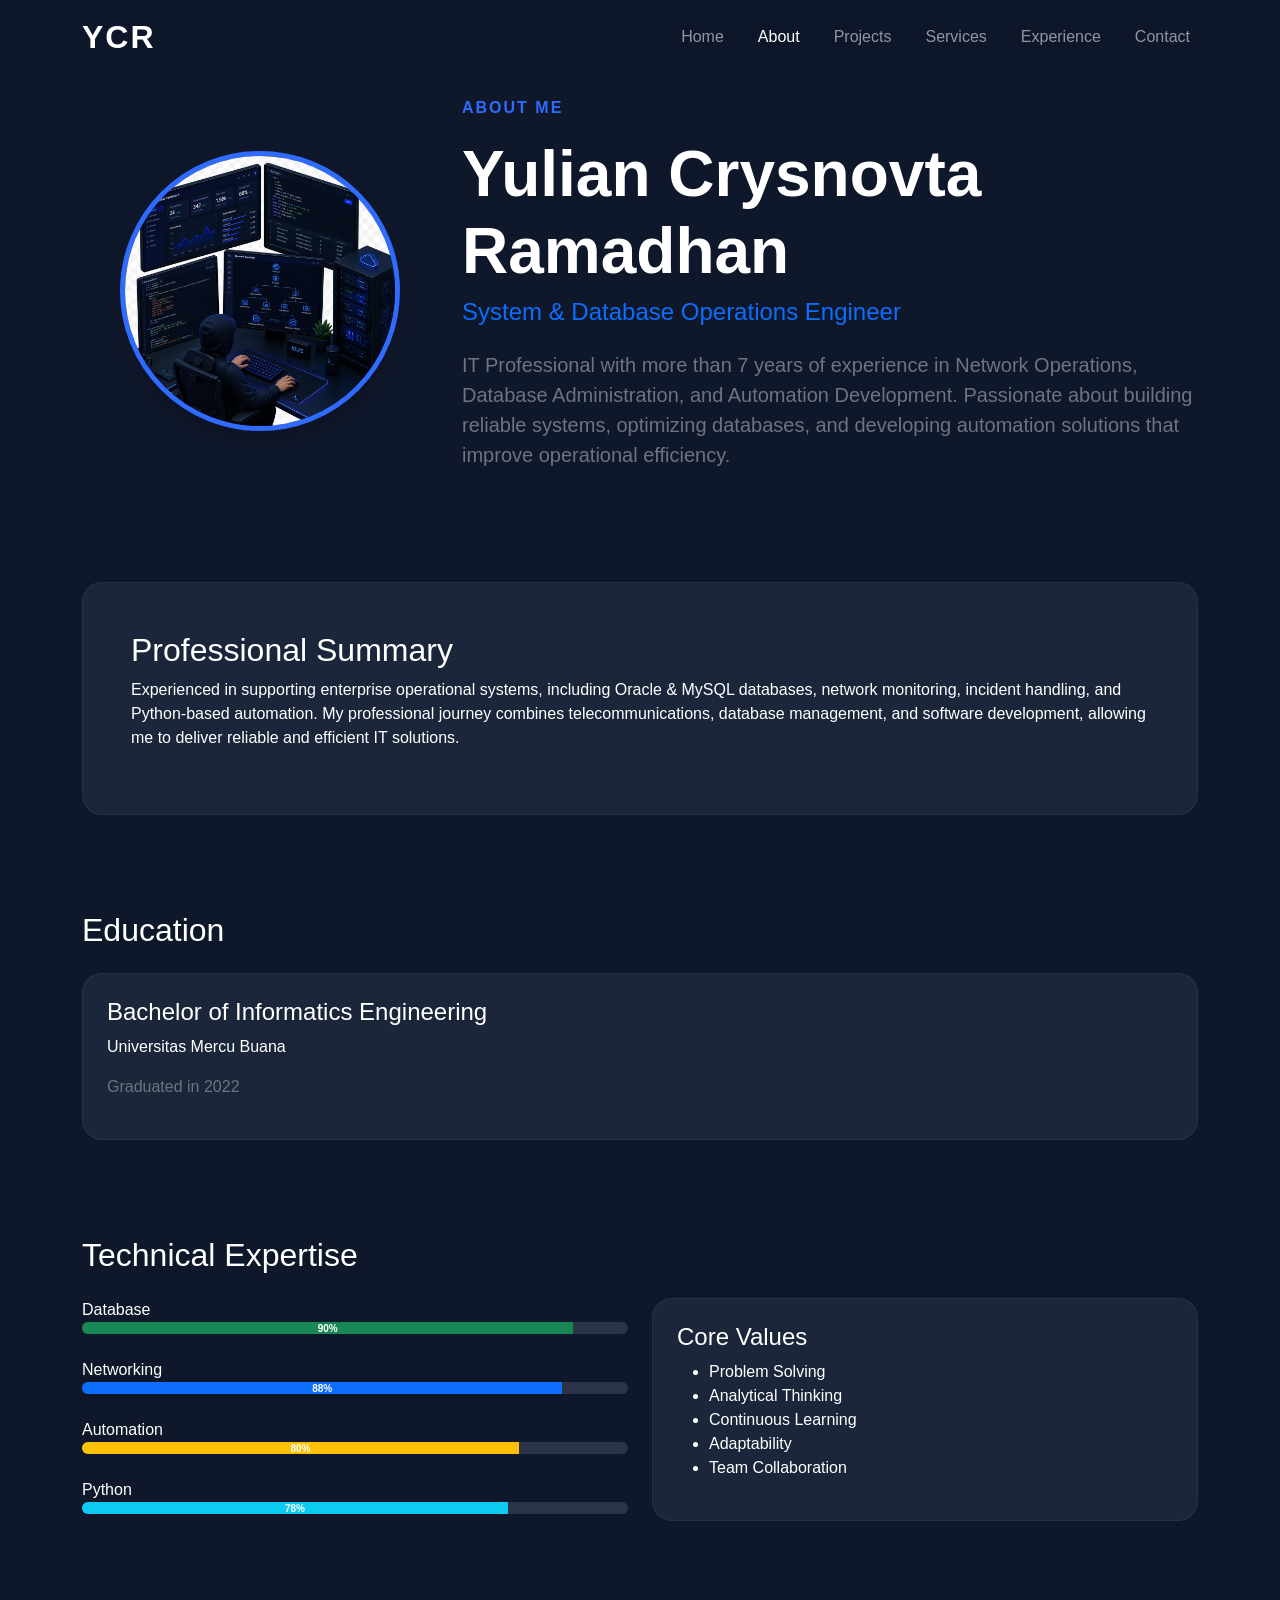
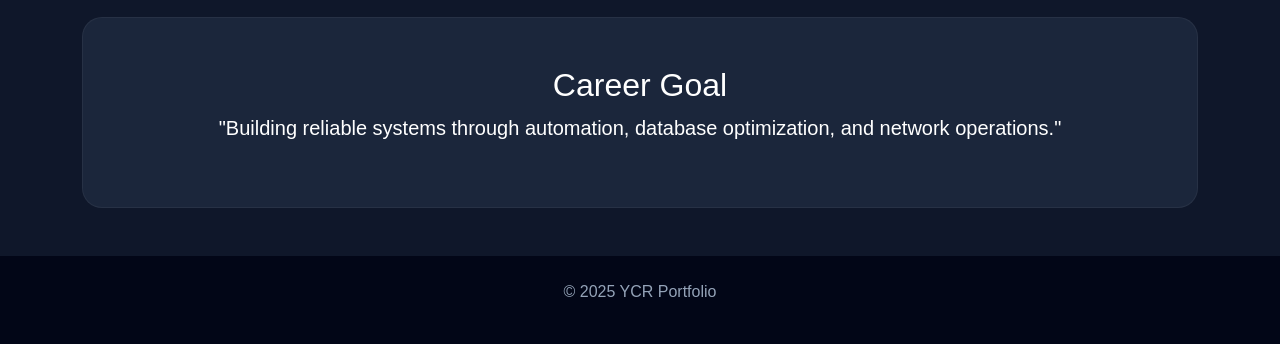
<file: about.html>
<!DOCTYPE html>
<html lang="en">

<head>

<meta charset="UTF-8">
<meta name="viewport" content="width=device-width, initial-scale=1.0">

<title>About | YCR Portfolio</title>

<link href="https://cdn.jsdelivr.net/npm/bootstrap@5.3.3/dist/css/bootstrap.min.css" rel="stylesheet">

<link rel="stylesheet" href="assets/css/style.css">

<link rel="stylesheet"
href="https://cdnjs.cloudflare.com/ajax/libs/font-awesome/6.5.2/css/all.min.css">

</head>

<body>

<!-- Navbar -->

<nav class="navbar navbar-expand-lg navbar-dark fixed-top">

<div class="container">

<a class="navbar-brand fw-bold fs-2" href="index.html">

YCR

</a>

<button class="navbar-toggler"
data-bs-toggle="collapse"
data-bs-target="#navbar">

<span class="navbar-toggler-icon"></span>

</button>

<div class="collapse navbar-collapse"
id="navbar">

<ul class="navbar-nav ms-auto">

<li class="nav-item">
<a class="nav-link" href="index.html">Home</a>
</li>

<li class="nav-item">
<a class="nav-link active" href="#">About</a>
</li>

<li class="nav-item">
<a class="nav-link" href="project.html">Projects</a>
</li>

<li class="nav-item">
<a class="nav-link" href="services.html">Services</a>
</li>

<li class="nav-item">
<a class="nav-link" href="experience.html">Experience</a>
</li>

<li class="nav-item">
<a class="nav-link" href="contact.html">Contact</a>
</li>

</ul>

</div>

</div>

</nav>


<!-- HERO -->

<section class="container py-5 mt-5">

<div class="row align-items-center">

<div class="col-lg-4 text-center">

<img src="assets/img/profile_hero.jpg"
class="img-fluid rounded-circle shadow profile-about">

</div>

<div class="col-lg-8">

<span class="section-tag">

ABOUT ME

</span>

<h1 class="display-3 fw-bold mt-3">

Yulian Crysnovta Ramadhan

</h1>

<h4 class="text-primary mb-4">

System & Database Operations Engineer

</h4>

<p class="lead text-secondary">

IT Professional with more than 7 years of experience
in Network Operations, Database Administration,
and Automation Development.

Passionate about building reliable systems,
optimizing databases, and developing automation
solutions that improve operational efficiency.

</p>

</div>

</div>

</section>


<!-- SUMMARY -->

<section class="container py-5">

<div class="glass-card p-5">

<h2>

Professional Summary

</h2>

<p>

Experienced in supporting enterprise operational systems,
including Oracle & MySQL databases, network monitoring,
incident handling, and Python-based automation.

My professional journey combines telecommunications,
database management, and software development,
allowing me to deliver reliable and efficient IT solutions.

</p>

</div>

</section>


<!-- EDUCATION -->

<section class="container py-5">

<h2 class="mb-4">

Education

</h2>

<div class="glass-card p-4">

<h4>

Bachelor of Informatics Engineering

</h4>

<p>

Universitas Mercu Buana

</p>

<p class="text-secondary">

Graduated in 2022

</p>

</div>

</section>


<!-- TECHNICAL -->

<section class="container py-5">

<h2>

Technical Expertise

</h2>

<div class="row mt-4">

<div class="col-md-6">

<label>Database</label>

<div class="progress mb-4">

<div class="progress-bar bg-success"
style="width:90%">

90%

</div>

</div>

<label>Networking</label>

<div class="progress mb-4">

<div class="progress-bar bg-primary"
style="width:88%">

88%

</div>

</div>

<label>Automation</label>

<div class="progress mb-4">

<div class="progress-bar bg-warning"
style="width:80%">

80%

</div>

</div>

<label>Python</label>

<div class="progress">

<div class="progress-bar bg-info"
style="width:78%">

78%

</div>

</div>

</div>

<div class="col-md-6">

<div class="glass-card p-4">

<h4>

Core Values

</h4>

<ul>

<li>Problem Solving</li>

<li>Analytical Thinking</li>

<li>Continuous Learning</li>

<li>Adaptability</li>

<li>Team Collaboration</li>

</ul>

</div>

</div>

</div>

</section>


<!-- GOAL -->

<section class="container py-5">

<div class="glass-card p-5 text-center">

<h2>

Career Goal

</h2>

<p class="lead">

"Building reliable systems through automation,
database optimization, and network operations."

</p>

</div>

</section>


<footer class="text-center py-4">

<p>

© 2025 YCR Portfolio

</p>

</footer>

<script src="https://cdn.jsdelivr.net/npm/bootstrap@5.3.3/dist/js/bootstrap.bundle.min.js"></script>

</body>

</html>
</file>
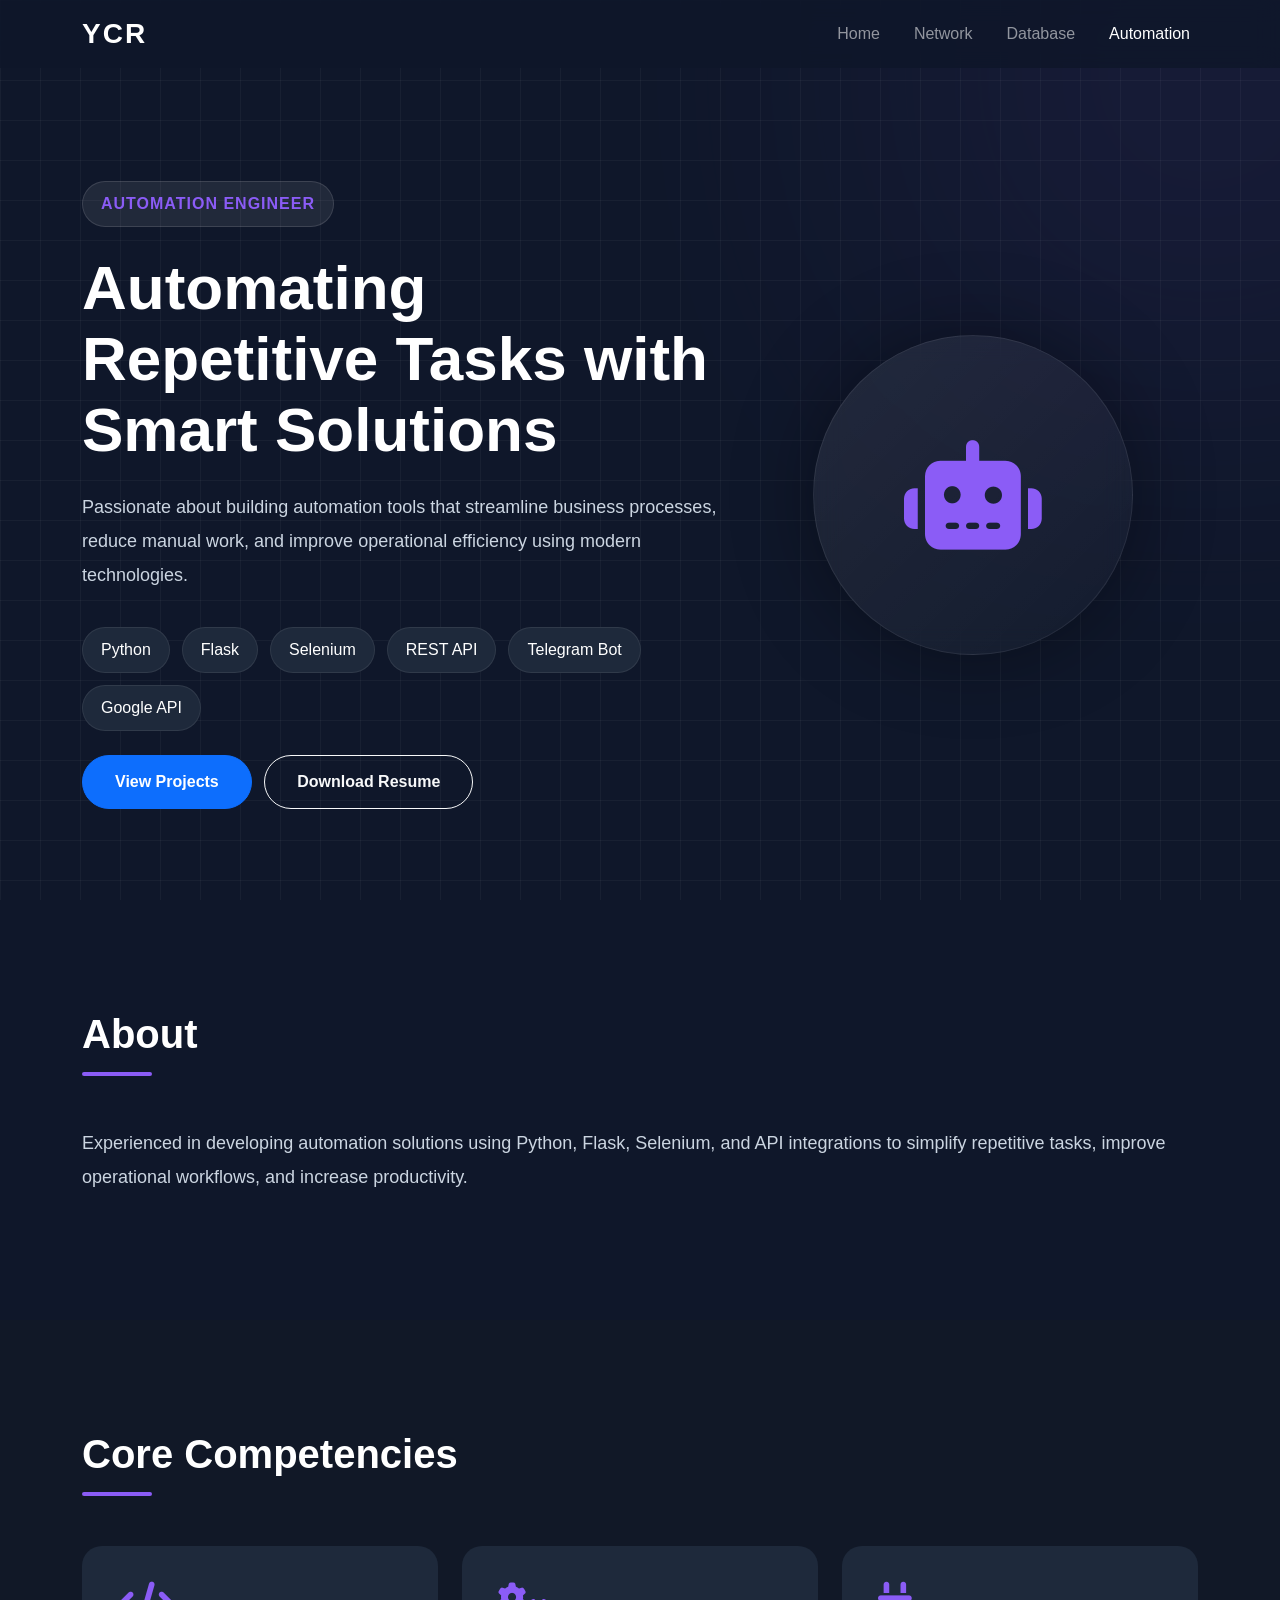
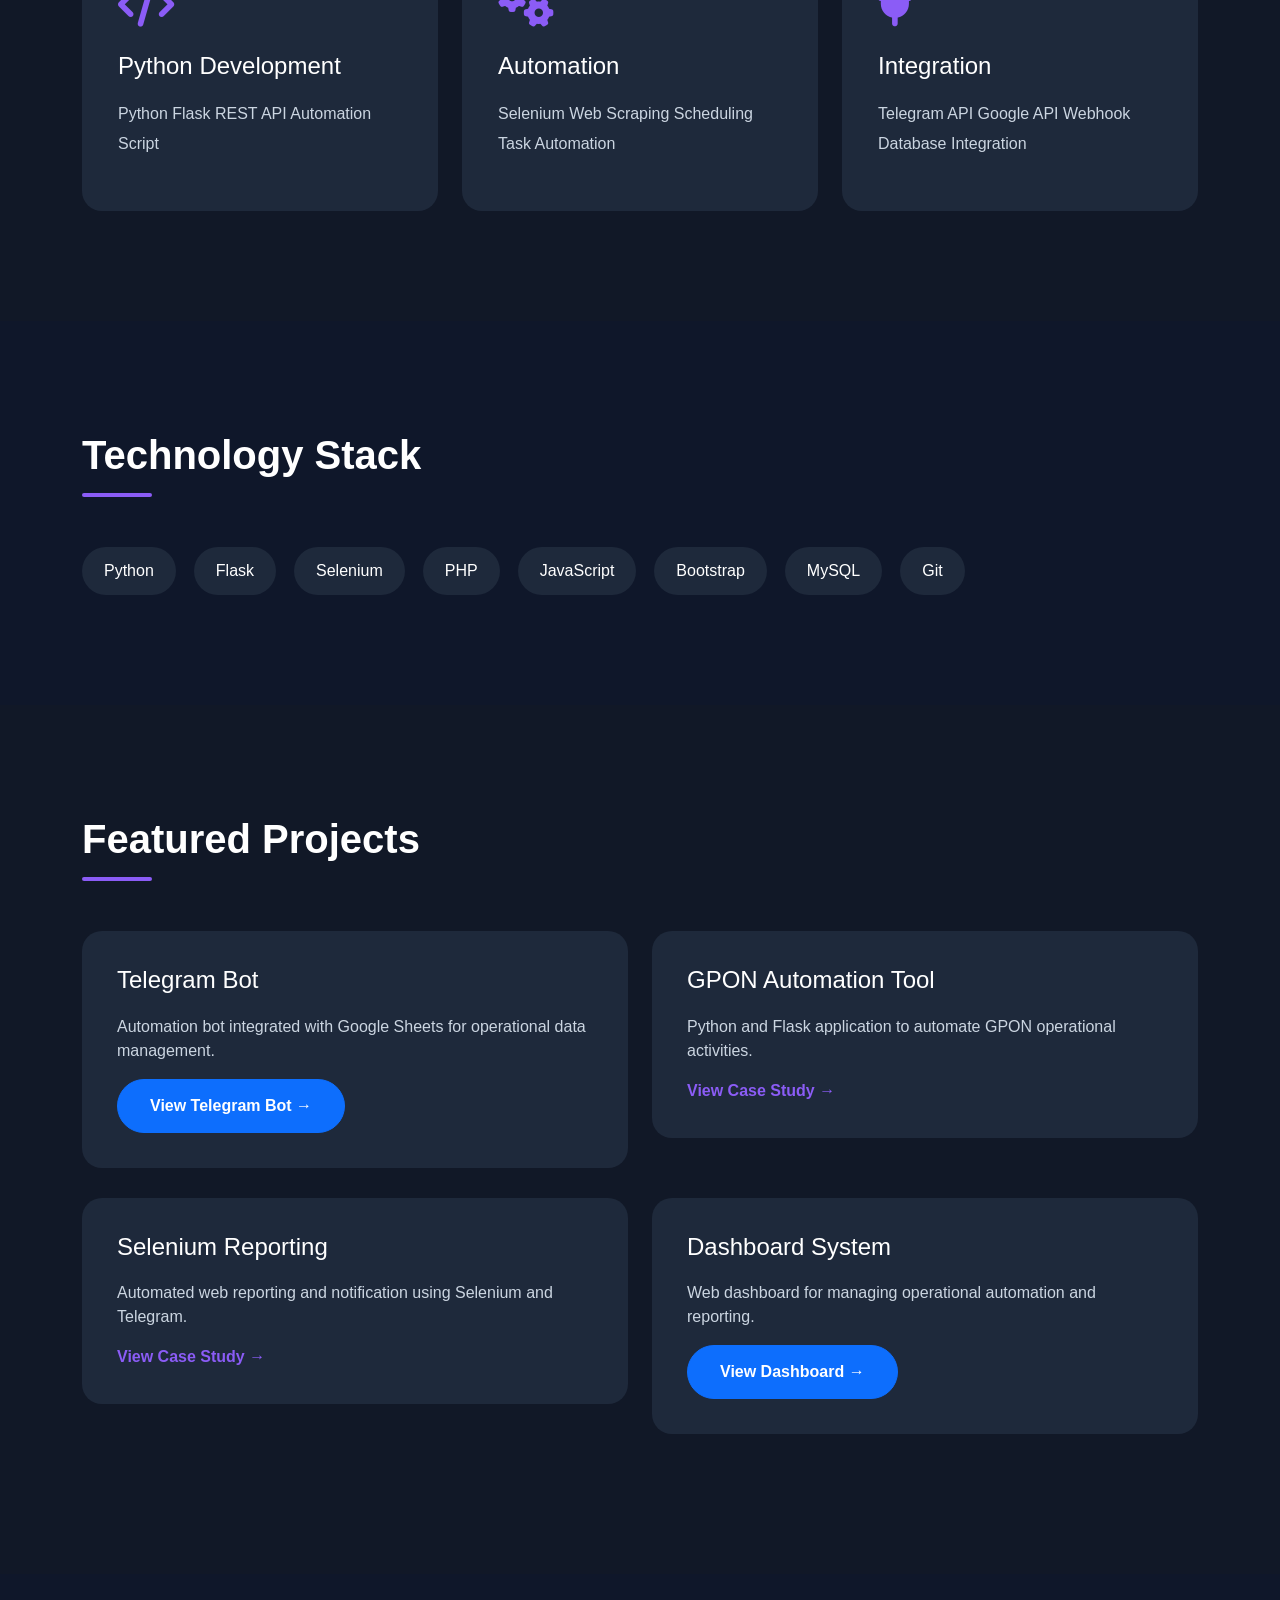
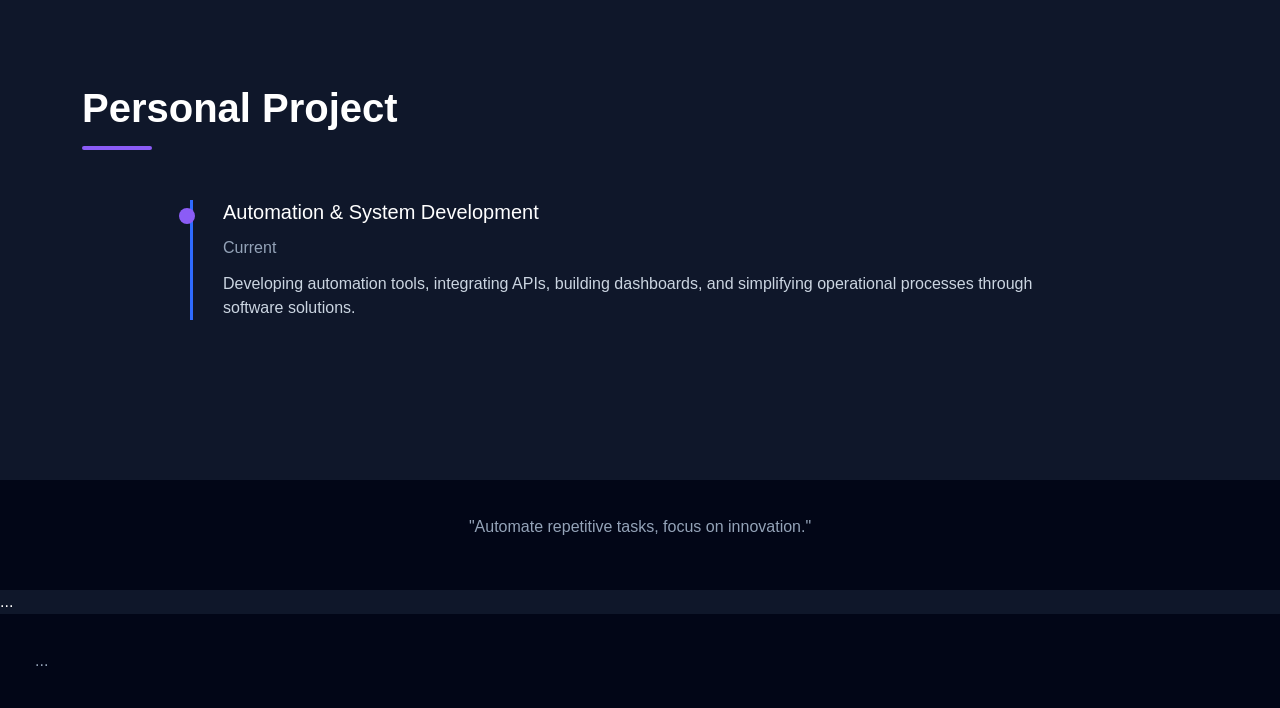
<file: automation.html>
<!DOCTYPE html>
<html lang="en">

<head>

<meta charset="UTF-8">
<meta name="viewport" content="width=device-width, initial-scale=1.0">

<title>Automation Engineer | Yulian Crysnovta Ramadhan</title>

<link href="https://cdn.jsdelivr.net/npm/bootstrap@5.3.3/dist/css/bootstrap.min.css" rel="stylesheet">

<link href="https://cdnjs.cloudflare.com/ajax/libs/font-awesome/6.6.0/css/all.min.css" rel="stylesheet">

<link href="https://unpkg.com/aos@2.3.4/dist/aos.css" rel="stylesheet">

<link rel="stylesheet" href="assets/css/style.css">

</head>

<body class="role-page automation-theme">

<!-- ================= NAVBAR ================= -->

<nav class="navbar navbar-expand-lg navbar-dark fixed-top">

<div class="container">

<a class="navbar-brand fw-bold" href="index.html">YCR</a>

<button class="navbar-toggler"
data-bs-toggle="collapse"
data-bs-target="#navbar">

<span class="navbar-toggler-icon"></span>

</button>

<div class="collapse navbar-collapse" id="navbar">

<ul class="navbar-nav ms-auto">

<li class="nav-item">
<a class="nav-link" href="index.html">Home</a>
</li>

<li class="nav-item">
<a class="nav-link" href="network.html">Network</a>
</li>

<li class="nav-item">
<a class="nav-link" href="database.html">Database</a>
</li>

<li class="nav-item">
<a class="nav-link active" href="#">Automation</a>
</li>

</ul>

</div>

</div>

</nav>

<!-- ================= HERO ================= -->

<section class="role-hero">

<div class="container">

<div class="row align-items-center">

<div class="col-lg-7" data-aos="fade-right">

<span class="role-badge">

AUTOMATION ENGINEER

</span>

<h1>

Automating Repetitive Tasks with Smart Solutions

</h1>

<p>

Passionate about building automation tools that streamline
business processes, reduce manual work, and improve operational
efficiency using modern technologies.

</p>

<div class="hero-tags">

<span>Python</span>

<span>Flask</span>

<span>Selenium</span>

<span>REST API</span>

<span>Telegram Bot</span>

<span>Google API</span>

</div>

<div class="mt-4">

<a href="#projects" class="btn btn-primary">

View Projects

</a>

<a href="#" class="btn btn-outline-light ms-2">

Download Resume

</a>

</div>

</div>

<div class="col-lg-5 text-center" data-aos="zoom-in">

<div class="hero-circle">

<i class="fa-solid fa-robot"></i>

</div>

</div>

</div>

</div>

</section>

<!-- ================= ABOUT ================= -->

<section class="section">

<div class="container">

<div class="section-title">

<h2>About</h2>

</div>

<p class="section-text">

Experienced in developing automation solutions using Python,
Flask, Selenium, and API integrations to simplify repetitive
tasks, improve operational workflows, and increase productivity.

</p>

</div>

</section>

<!-- ================= CORE ================= -->

<section class="section bg-dark-section">

<div class="container">

<div class="section-title">

<h2>Core Competencies</h2>

</div>

<div class="row">

<div class="col-md-4">

<div class="skill-card">

<i class="fas fa-code"></i>

<h4>Python Development</h4>

<p>

Python

Flask

REST API

Automation Script

</p>

</div>

</div>

<div class="col-md-4">

<div class="skill-card">

<i class="fas fa-gears"></i>

<h4>Automation</h4>

<p>

Selenium

Web Scraping

Scheduling

Task Automation

</p>

</div>

</div>

<div class="col-md-4">

<div class="skill-card">

<i class="fas fa-plug"></i>

<h4>Integration</h4>

<p>

Telegram API

Google API

Webhook

Database Integration

</p>

</div>

</div>

</div>

</div>

</section>

<!-- ================= TECH ================= -->

<section class="section">

<div class="container">

<div class="section-title">

<h2>Technology Stack</h2>

</div>

<div class="tech-grid">

<span>Python</span>

<span>Flask</span>

<span>Selenium</span>

<span>PHP</span>

<span>JavaScript</span>

<span>Bootstrap</span>

<span>MySQL</span>

<span>Git</span>

</div>

</div>

</section>

<!-- ================= PROJECT ================= -->

<section id="projects" class="section bg-dark-section">

<div class="container">

<div class="section-title">

<h2>Featured Projects</h2>

</div>

<div class="row">

<div class="col-lg-6">

<div class="project-card">

<h4>Telegram Bot</h4>

<p>

Automation bot integrated with Google Sheets
for operational data management.

</p>

<button
    class="btn btn-primary"
   data-bs-toggle="modal"
   data-bs-target="#telegramBotModal">

    View Telegram Bot →


</button>

</div>

</div>

<div class="col-lg-6">

<div class="project-card">

<h4>GPON Automation Tool</h4>

<p>

Python and Flask application to automate
GPON operational activities.

</p>

<a href="#">

View Case Study →

</a>

</div>

</div>

<div class="col-lg-6">

<div class="project-card">

<h4>Selenium Reporting</h4>

<p>

Automated web reporting and notification
using Selenium and Telegram.

</p>

<a href="#">

View Case Study →

</a>

</div>

</div>

<div class="col-lg-6">

<div class="project-card">

<h4>Dashboard System</h4>

<p>

Web dashboard for managing operational
automation and reporting.

</p>

<button
    class="btn btn-primary"
    data-bs-toggle="modal"
    data-bs-target="#monitoringModal">

    View Dashboard →

</button>

</div>

</div>

</div>

</div>

</section>

<!-- ================= EXPERIENCE ================= -->

<section class="section">

<div class="container">

<div class="section-title">

<h2>Personal Project</h2>

</div>

<div class="timeline">

<div class="timeline-item">

<h5>Automation & System Development</h5>

<span>Current</span>

<p>

Developing automation tools, integrating APIs,
building dashboards, and simplifying operational
processes through software solutions.

</p>

</div>

</div>

</div>

</section>

<!-- ================= FOOTER ================= -->

<footer>

<div class="container text-center">

<p>

"Automate repetitive tasks, focus on innovation."

</p>

</div>

</footer>

<script src="https://cdn.jsdelivr.net/npm/bootstrap@5.3.3/dist/js/bootstrap.bundle.min.js"></script>

<script src="https://unpkg.com/aos@2.3.4/dist/aos.js"></script>



...
<!-- Footer -->

<footer>
...
</footer>

<!-- Telegram Bot Modal -->
<div class="modal fade"
     id="telegramBotModal"
     tabindex="-1"
     aria-hidden="true">

    <div class="modal-dialog modal-xl modal-dialog-centered">

        <div class="modal-content bg-dark text-light">

            <div class="modal-header border-secondary">

                <h4 class="modal-title">
                    Telegram Bot Automation
                </h4>

                <button
                    type="button"
                    class="btn-close btn-close-white"
                    data-bs-dismiss="modal">
                </button>

            </div>

            <div class="modal-body">

                <div id="telegramCarousel" class="carousel slide mb-4">

    <div class="carousel-inner rounded">

        <div class="carousel-item active">
            <img src="assets/img/bottelegram.png"
                 class="d-block w-100"
                 alt="Telegram Bot Dashboard">
        </div>

        <div class="carousel-item">
            <img src="assets/img/menubot.png"
                 class="d-block w-100"
                 alt="Telegram Bot Report">
        </div>

    </div>

    <button class="carousel-control-prev"
            type="button"
            data-bs-target="#telegramCarousel"
            data-bs-slide="prev">

        <span class="carousel-control-prev-icon"></span>

    </button>

    <button class="carousel-control-next"
            type="button"
            data-bs-target="#telegramCarousel"
            data-bs-slide="next">

        <span class="carousel-control-next-icon"></span>

    </button>

</div>

                <h5>Project Overview</h5>

                <p>
                    Developed a Telegram Bot integrated with Google Sheets to streamline operational data management. The bot enables users to search customer information, perform CRUD operations, validate records, and provide real-time reporting for daily operational activities
                </p>

                <hr>

                <h5>Technology Stack</h5>

                <span class="badge bg-success">Python</span>
                <span class="badge bg-success">Telethon</span>
                <span class="badge bg-success">Telegram Bot API</span>
                <span class="badge bg-success">Google Sheets API</span>
                <span class="badge bg-success">JSON</span>
                <span class="badge bg-success">OAuth2</span>

                <hr>

                <h5>Key Features</h5>

                <ul>
                    <li>✓ Customer Data Lookup</li>
                    <li>✓ CRUD Customer Records</li>
                    <li>✓ Google Sheets Integration</li>
                    <li>✓ Real-time Data Validation</li>
                    <li>✓ Telegram Command Automation</li>
                    <li>✓ Operational Reporting</li>
                    
                </ul>

                <hr>

                <h5>My Contribution</h5>

                <ul>
                    <li>Designed Telegram Bot architecture</li>
                    <li>Integrated Google Sheets API</li>
                    <li>Developed CRUD commands</li>
                    <li>Automated operational reporting</li>
                    <li>Optimized bot response workflow</li>
                    
                </ul>

            </div>

        </div>

    </div>

</div>

<!-- Modal Monitoring Dashboard -->
<div class="modal fade"
     id="monitoringModal"
     tabindex="-1"
     aria-hidden="true">

    <div class="modal-dialog modal-xl modal-dialog-centered">

        <div class="modal-content bg-dark text-light">

            <div class="modal-header border-secondary">

                <h4 class="modal-title">
                    Monitoring Dashboard
                </h4>

                <button type="button"
                        class="btn-close btn-close-white"
                        data-bs-dismiss="modal">
                </button>

            </div>

            <div class="modal-body">

                <img src="assets/img/vosdat.jpg"
                     class="img-fluid rounded mb-4"
                     alt="Monitoring Dashboard">

                <h5>Project Overview</h5>

                <p>
                    Monitoring dashboard developed to simplify operational
                    activities, monitor totat new SIP number voice, automate repetitive
                    tasks, and provide real-time information.
                </p>

                <hr>

                <h5>Technology Stack</h5>

                <span class="badge bg-success">PHP</span>
                <span class="badge bg-success">Bootstrap</span>
                <span class="badge bg-success">MySQL</span>
                <span class="badge bg-success">JavaScript</span>

            </div>

        </div>

    </div>

</div>

<!-- Bootstrap -->
<script src="https://cdn.jsdelivr.net/npm/bootstrap@5.3.3/dist/js/bootstrap.bundle.min.js"></script>

<!-- AOS -->
<script src="https://unpkg.com/aos@2.3.4/dist/aos.js"></script>

<script src="assets/js/main.js"></script>

</body>
</html>

</body>

</html>
</file>
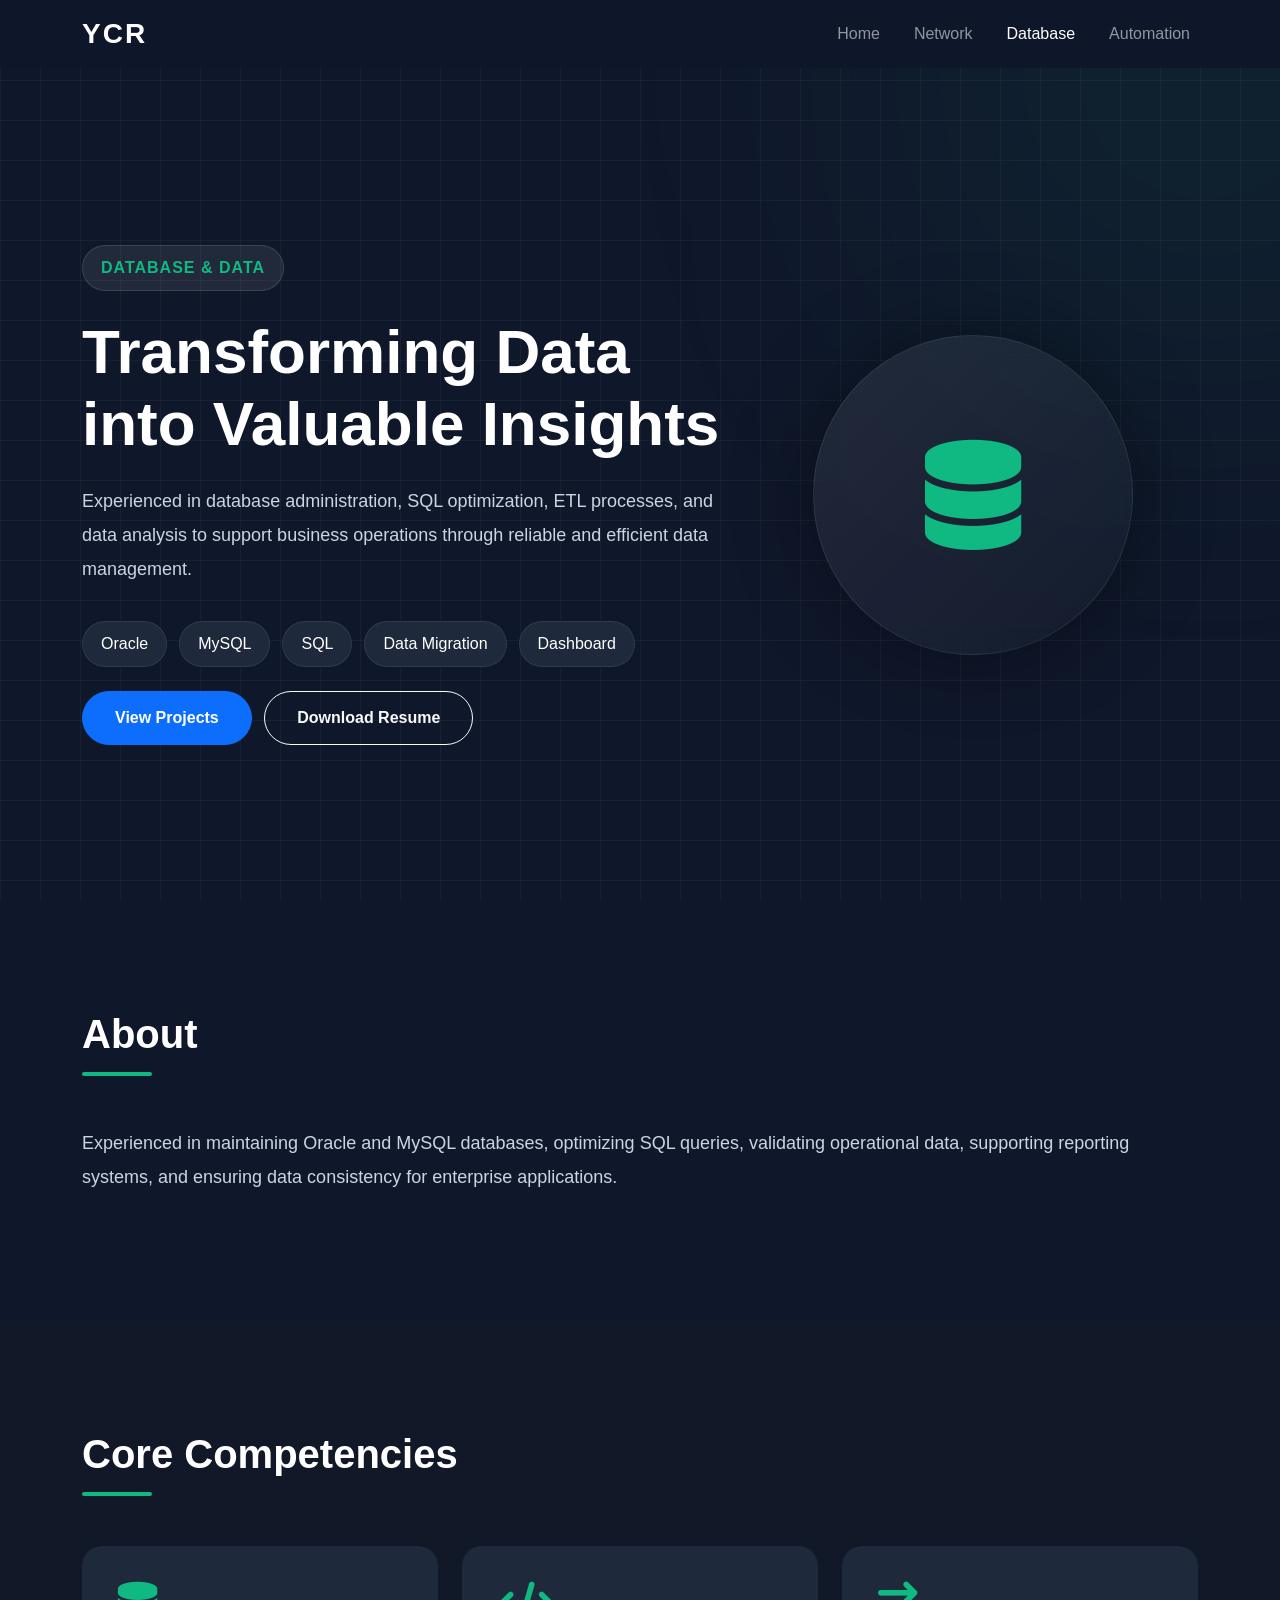
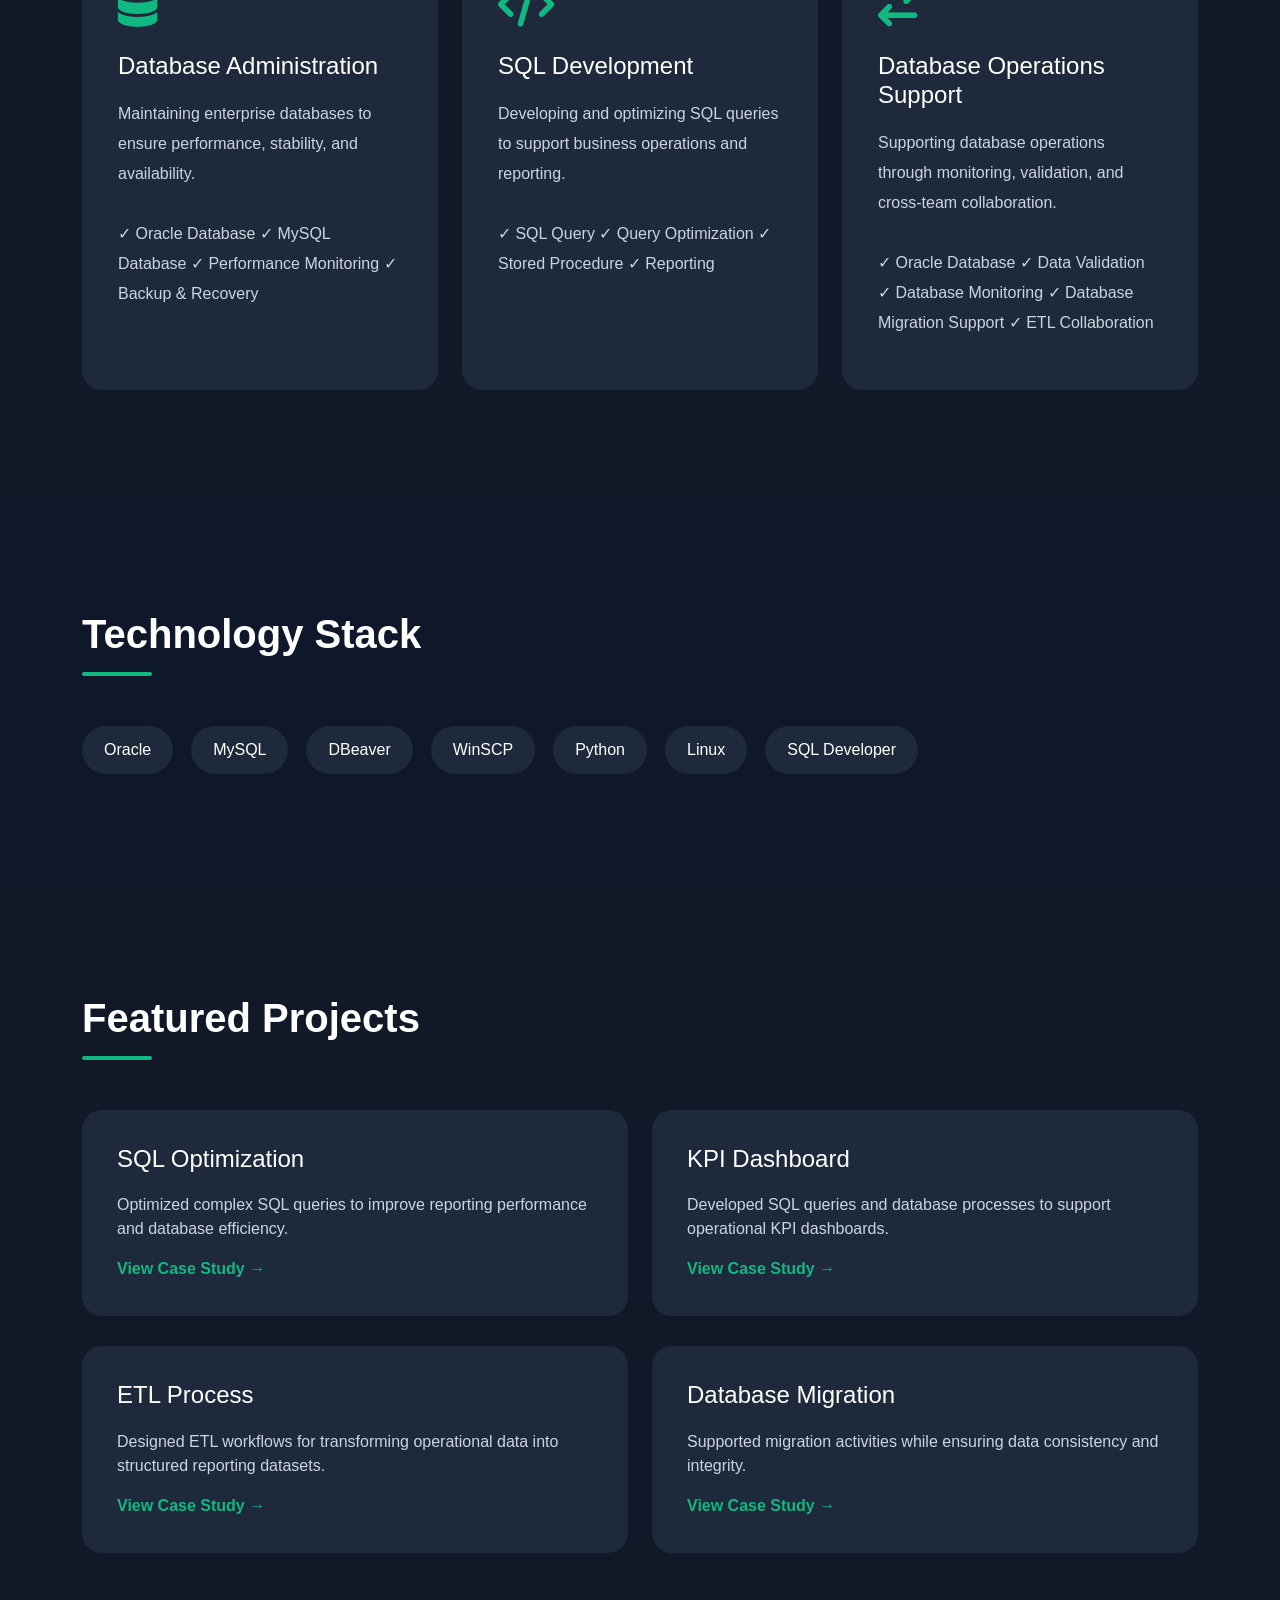
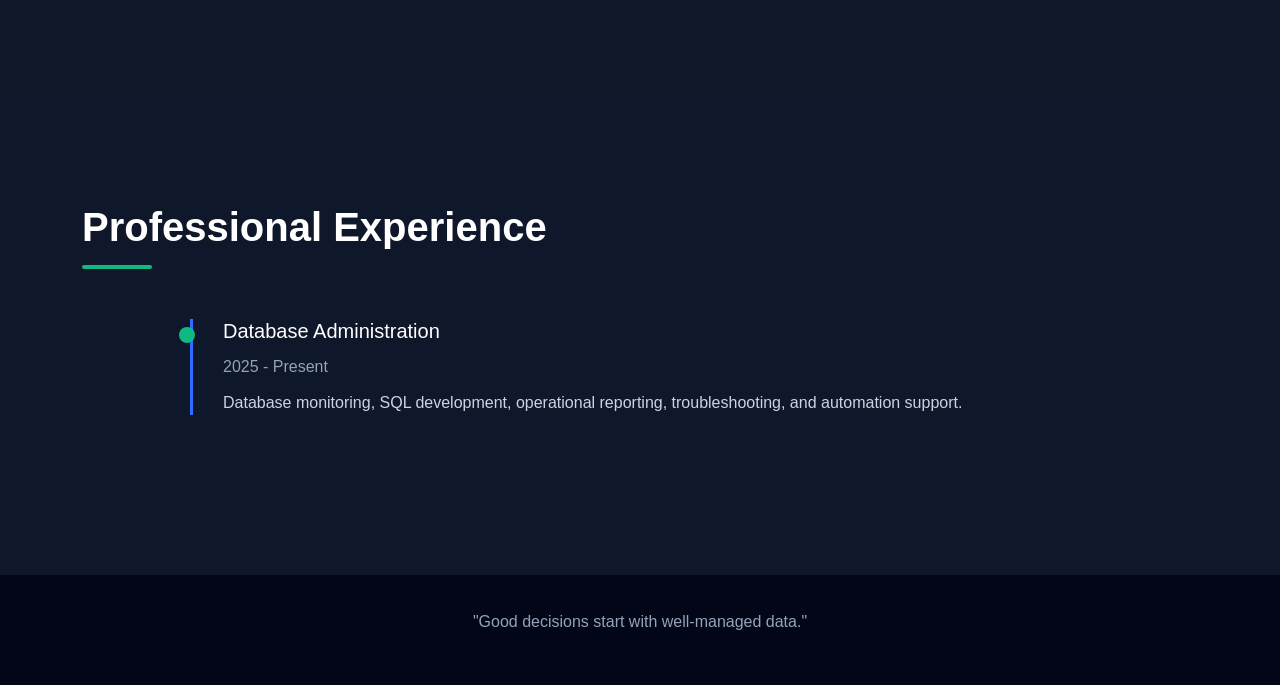
<file: database.html>
<!DOCTYPE html>
<html lang="en">

<head>

    <meta charset="UTF-8">
    <meta name="viewport" content="width=device-width, initial-scale=1.0">

    <title>Database & Data | Yulian Crysnovta Ramadhan</title>

    <!-- Bootstrap -->
    <link href="https://cdn.jsdelivr.net/npm/bootstrap@5.3.3/dist/css/bootstrap.min.css" rel="stylesheet">

    <!-- Font Awesome -->
    <link href="https://cdnjs.cloudflare.com/ajax/libs/font-awesome/6.6.0/css/all.min.css" rel="stylesheet">

    <!-- AOS -->
    <link href="https://unpkg.com/aos@2.3.4/dist/aos.css" rel="stylesheet">

    <!-- CSS -->
    <link rel="stylesheet" href="assets/css/style.css">

</head>

<body class="role-page database-theme">

<!-- ================= NAVBAR ================= -->

<nav class="navbar navbar-expand-lg navbar-dark fixed-top">

<div class="container">

<a class="navbar-brand fw-bold" href="index.html">YCR</a>

<button class="navbar-toggler"
data-bs-toggle="collapse"
data-bs-target="#navbar">

<span class="navbar-toggler-icon"></span>

</button>

<div class="collapse navbar-collapse" id="navbar">

<ul class="navbar-nav ms-auto">

<li class="nav-item">
<a class="nav-link" href="index.html">Home</a>
</li>

<li class="nav-item">
<a class="nav-link" href="network.html">Network</a>
</li>

<li class="nav-item">
<a class="nav-link active" href="#">Database</a>
</li>

<li class="nav-item">
<a class="nav-link" href="automation.html">Automation</a>
</li>

</ul>

</div>

</div>

</nav>

<!-- ================= HERO ================= -->

<section class="role-hero">

<div class="container">

<div class="row align-items-center">

<div class="col-lg-7" data-aos="fade-right">

<span class="role-badge">

DATABASE & DATA

</span>

<h1>

Transforming Data into Valuable Insights

</h1>

<p>

Experienced in database administration, SQL optimization,
ETL processes, and data analysis to support business operations
through reliable and efficient data management.

</p>

<div class="hero-tags">

<span>Oracle</span>

<span>MySQL</span>

<span>SQL</span>

<span>Data Migration</span>

<span>Dashboard</span>

</div>

<div class="mt-4">

<a href="#projects" class="btn btn-primary">

View Projects

</a>

<a href="#" class="btn btn-outline-light ms-2">

Download Resume

</a>

</div>

</div>

<div class="col-lg-5 text-center" data-aos="zoom-in">

<div class="hero-circle">

<i class="fa-solid fa-database"></i>

</div>

</div>

</div>

</div>

</section>

<!-- ABOUT -->

<section class="section">

<div class="container">

<div class="section-title">

<h2>About</h2>

</div>

<p class="section-text">

Experienced in maintaining Oracle and MySQL databases,
optimizing SQL queries, validating operational data,
supporting reporting systems, and ensuring data consistency
for enterprise applications.

</p>

</div>

</section>

<!-- CORE -->

<section class="section bg-dark-section">

<div class="container">

<div class="section-title">

<h2>Core Competencies</h2>

</div>

<div class="row">

<div class="col-md-4">

<div class="skill-card">

<i class="fas fa-database"></i>

<h4>Database Administration</h4>

<p>

Maintaining enterprise databases
to ensure performance, stability,
and availability.
<br><br>
✓ Oracle Database

✓ MySQL Database

✓ Performance Monitoring

✓ Backup & Recovery

</p>

</div>

</div>

<div class="col-md-4">

<div class="skill-card">

<i class="fas fa-code"></i>

<h4>SQL Development</h4>

<p>

Developing and optimizing SQL
queries to support business
operations and reporting.
<br><br>
✓ SQL Query

✓ Query Optimization

✓ Stored Procedure

✓ Reporting

</p>

</div>

</div>

<div class="col-md-4">

<div class="skill-card">

<i class="fas fa-arrow-right-arrow-left"></i>

<h4>Database Operations Support </h4>

<p>

Supporting database operations
through monitoring, validation,
and cross-team collaboration.
<br><br>
✓ Oracle Database

✓ Data Validation

✓ Database Monitoring

✓ Database Migration Support

✓ ETL Collaboration

</p>

</div>

</div>

</div>

</div>

</section>

<!-- TECH -->

<section class="section">

<div class="container">

<div class="section-title">

<h2>Technology Stack</h2>

</div>

<div class="tech-grid">

<span>Oracle</span>

<span>MySQL</span>

<span>DBeaver</span>

<span>WinSCP</span>

<span>Python</span>

<span>Linux</span>

<span>SQL Developer</span>

</div>

</div>

</section>

<!-- PROJECT -->

<section id="projects" class="section bg-dark-section">

<div class="container">

<div class="section-title">

<h2>Featured Projects</h2>

</div>

<div class="row">

<div class="col-lg-6">

<div class="project-card">

<h4>SQL Optimization</h4>

<p>

Optimized complex SQL queries to improve reporting
performance and database efficiency.

</p>

<a href="#">

View Case Study →

</a>

</div>

</div>

<div class="col-lg-6">

<div class="project-card">

<h4>KPI Dashboard</h4>

<p>

Developed SQL queries and database processes
to support operational KPI dashboards.

</p>

<a href="#">

View Case Study →

</a>

</div>

</div>

<div class="col-lg-6">

<div class="project-card">

<h4>ETL Process</h4>

<p>

Designed ETL workflows for transforming operational
data into structured reporting datasets.

</p>

<a href="#">

View Case Study →

</a>

</div>

</div>

<div class="col-lg-6">

<div class="project-card">

<h4>Database Migration</h4>

<p>

Supported migration activities while ensuring
data consistency and integrity.

</p>

<a href="#">

View Case Study →

</a>

</div>

</div>

</div>

</div>

</section>

<!-- EXPERIENCE -->

<section class="section">

<div class="container">

<div class="section-title">

<h2>Professional Experience</h2>

</div>

<div class="timeline">

<div class="timeline-item">

<h5>Database Administration</h5>

<span>2025 - Present</span>

<p>

Database monitoring, SQL development,
operational reporting, troubleshooting,
and automation support.

</p>

</div>

</div>

</div>

</section>

<!-- FOOTER -->

<footer>

<div class="container text-center">

<p>

"Good decisions start with well-managed data."

</p>

</div>

</footer>

<script src="https://cdn.jsdelivr.net/npm/bootstrap@5.3.3/dist/js/bootstrap.bundle.min.js"></script>

<script src="https://unpkg.com/aos@2.3.4/dist/aos.js"></script>

<script src="assets/js/main.js"></script>

</body>

</html>
</file>
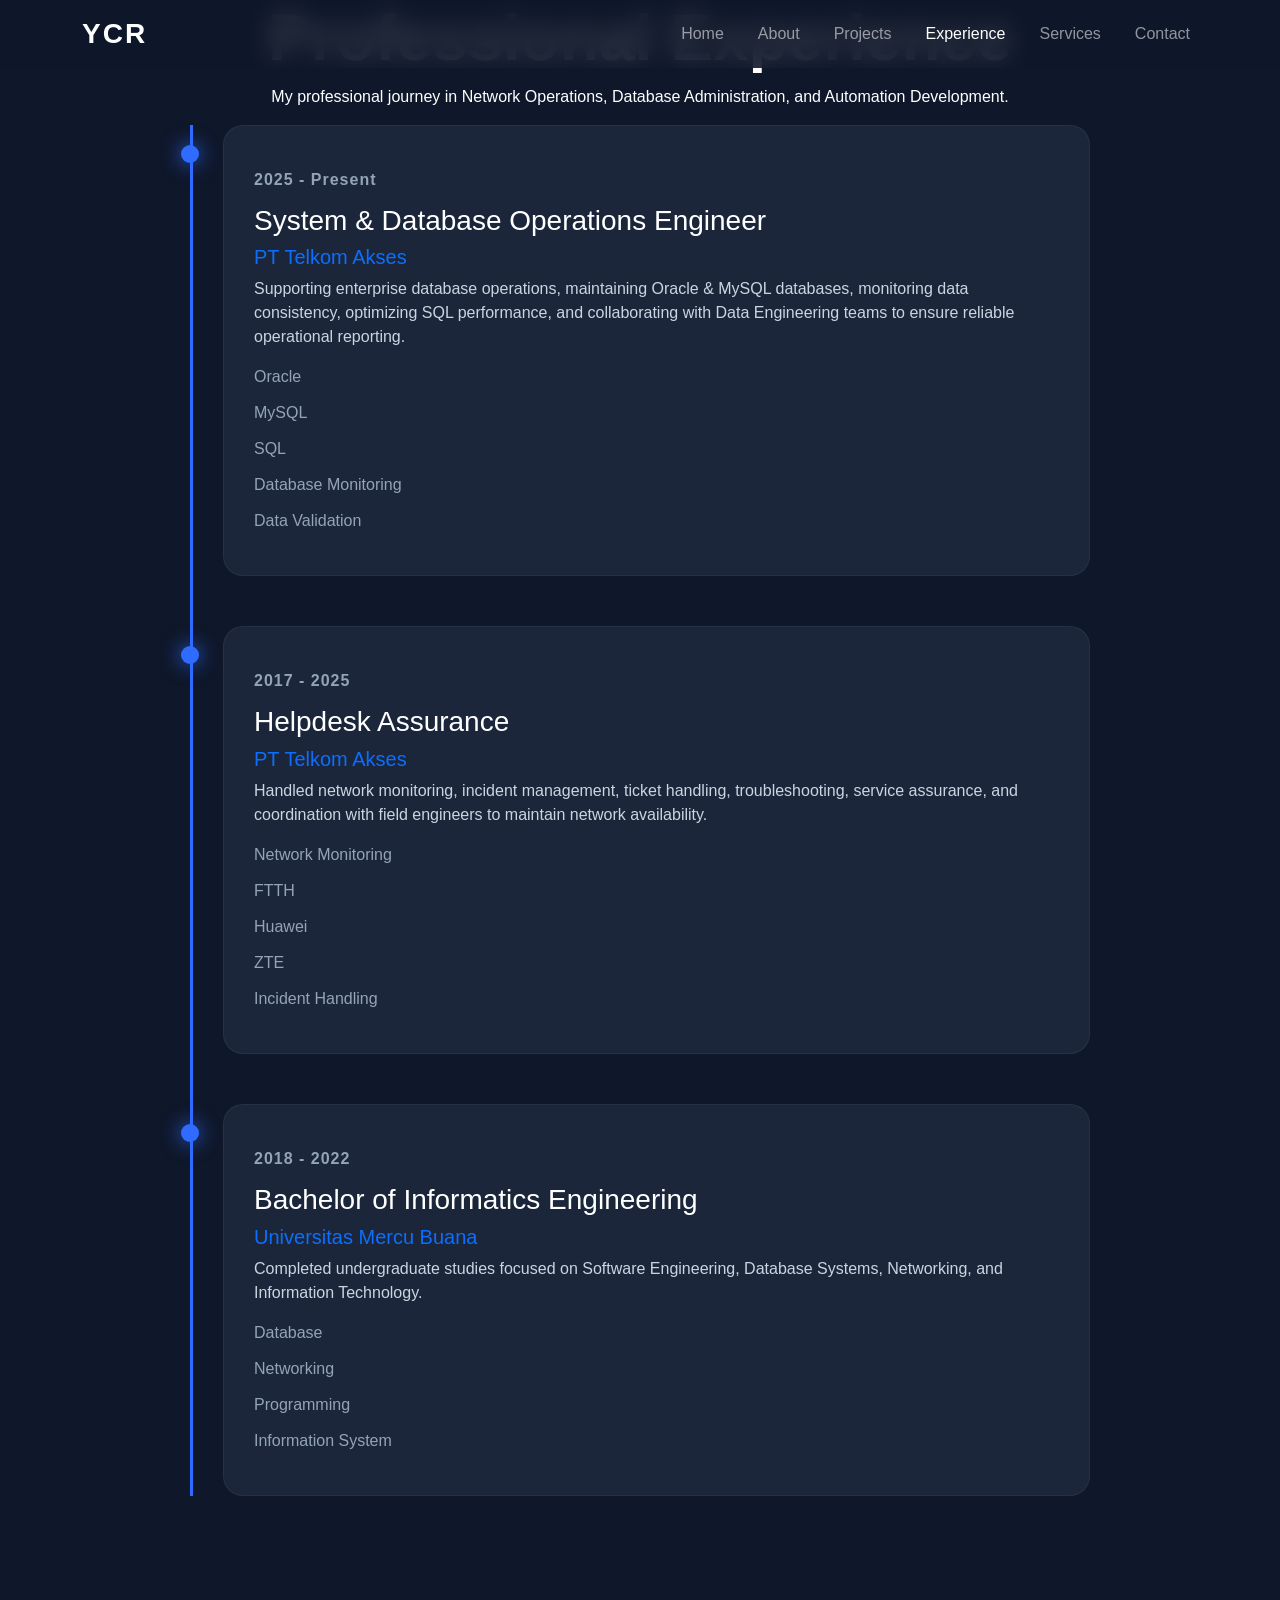
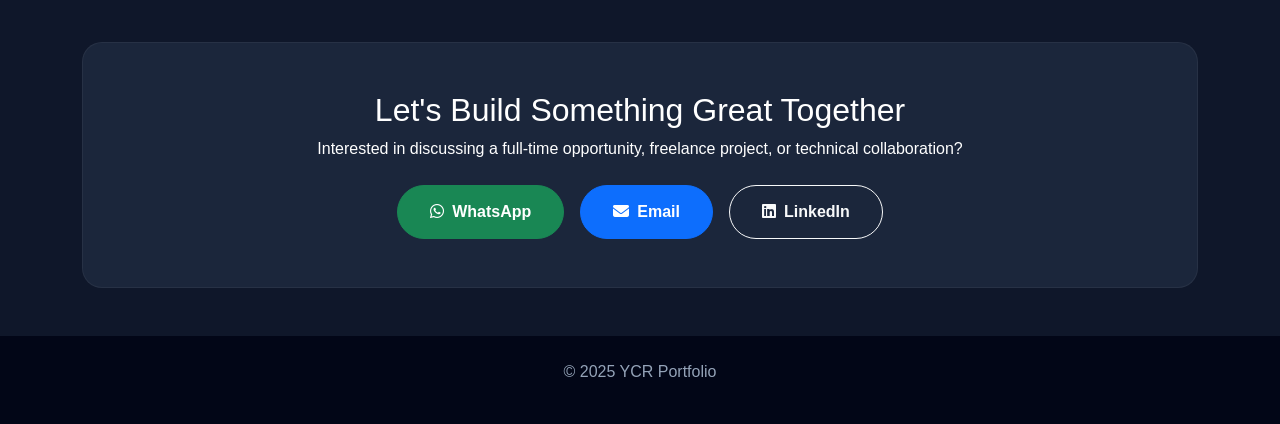
<file: experience.html>
<!DOCTYPE html>
<html lang="en">

<head>

<meta charset="UTF-8">
<meta name="viewport" content="width=device-width, initial-scale=1.0">

<title>Experience | YCR Portfolio</title>

<link href="https://cdn.jsdelivr.net/npm/bootstrap@5.3.3/dist/css/bootstrap.min.css" rel="stylesheet">

<link rel="stylesheet" href="assets/css/style.css">

<link rel="stylesheet"
href="https://cdnjs.cloudflare.com/ajax/libs/font-awesome/6.5.2/css/all.min.css">

</head>

<body>

<!-- ================= NAVBAR ================= -->

<nav class="navbar navbar-expand-lg navbar-dark fixed-top">

<div class="container">

<a class="navbar-brand fw-bold fs-3" href="index.html">

YCR

</a>

<button class="navbar-toggler"
data-bs-toggle="collapse"
data-bs-target="#navbar">

<span class="navbar-toggler-icon"></span>

</button>

<div class="collapse navbar-collapse" id="navbar">

<ul class="navbar-nav ms-auto">

<li class="nav-item">
<a class="nav-link" href="index.html">Home</a>
</li>

<li class="nav-item">
<a class="nav-link" href="about.html">About</a>
</li>

<li class="nav-item">
<a class="nav-link" href="projects.html">Projects</a>
</li>

<li class="nav-item">
<a class="nav-link active" href="experience.html">Experience</a>
</li>

<li class="nav-item">
<a class="nav-link" href="services.html">Services</a>
</li>

<li class="nav-item">
<a class="nav-link" href="contact.html">Contact</a>
</li>

</ul>

</div>

</div>

</nav>

<!-- ================= HERO ================= -->

<section class="container hero-small">

<div class="text-center">

<h1 class="display-3 fw-bold">

Professional Experience

</h1>

<p class="hero-subtitle">

My professional journey in Network Operations,
Database Administration,
and Automation Development.

</p>

</div>

</section>

<!-- ================= TIMELINE ================= -->

<section class="container pb-5">

<div class="timeline">

<!-- ITEM 1 -->

<div class="timeline-item">

<div class="timeline-dot"></div>

<div class="glass-card timeline-card">

<span class="timeline-year">

2025 - Present

</span>

<h3>

System & Database Operations Engineer

</h3>

<h5 class="text-primary">

PT Telkom Akses

</h5>

<p>

Supporting enterprise database operations,
maintaining Oracle & MySQL databases,
monitoring data consistency,
optimizing SQL performance,
and collaborating with Data Engineering teams
to ensure reliable operational reporting.

</p>

<div class="tech-stack">

<span>Oracle</span>

<span>MySQL</span>

<span>SQL</span>

<span>Database Monitoring</span>

<span>Data Validation</span>

</div>

</div>

</div>

<!-- ITEM 2 -->

<div class="timeline-item">

<div class="timeline-dot"></div>

<div class="glass-card timeline-card">

<span class="timeline-year">

2017 - 2025

</span>

<h3>

Helpdesk Assurance

</h3>

<h5 class="text-primary">

PT Telkom Akses

</h5>

<p>

Handled network monitoring,
incident management,
ticket handling,
troubleshooting,
service assurance,
and coordination with field engineers
to maintain network availability.

</p>

<div class="tech-stack">

<span>Network Monitoring</span>

<span>FTTH</span>

<span>Huawei</span>

<span>ZTE</span>

<span>Incident Handling</span>

</div>

</div>

</div>

<!-- ITEM 3 -->

<div class="timeline-item">

<div class="timeline-dot"></div>

<div class="glass-card timeline-card">

<span class="timeline-year">

2018 - 2022

</span>

<h3>

Bachelor of Informatics Engineering

</h3>

<h5 class="text-primary">

Universitas Mercu Buana

</h5>

<p>

Completed undergraduate studies
focused on Software Engineering,
Database Systems,
Networking,
and Information Technology.

</p>

<div class="tech-stack">

<span>Database</span>

<span>Networking</span>

<span>Programming</span>

<span>Information System</span>

</div>

</div>

</div>

</div>

</section>

<!-- CTA -->

<section class="container py-5">

<div class="glass-card text-center p-5">

<h2>Let's Build Something Great Together</h2>

<p class="mb-4">
Interested in discussing a full-time opportunity, freelance project,
or technical collaboration?
</p>

<div class="d-flex justify-content-center gap-3 flex-wrap">

<a href="https://wa.me/6281228033721" target="_blank" class="btn btn-success">
<i class="fa-brands fa-whatsapp me-2"></i>WhatsApp
</a>

<a href="mailto:yuliancr77@hotmail.com" class="btn btn-primary">
<i class="fa-solid fa-envelope me-2"></i>Email
</a>

<a href="https://www.linkedin.com/in/yuliancrynovtaramadhan/" target="_blank" class="btn btn-outline-light">
<i class="fa-brands fa-linkedin me-2"></i>LinkedIn
</a>

</div>

</div>

</section>

<footer class="text-center py-4">

<p>

© 2025 YCR Portfolio

</p>

</footer>

<script src="https://cdn.jsdelivr.net/npm/bootstrap@5.3.3/dist/js/bootstrap.bundle.min.js"></script>

</body>

</html>
</file>
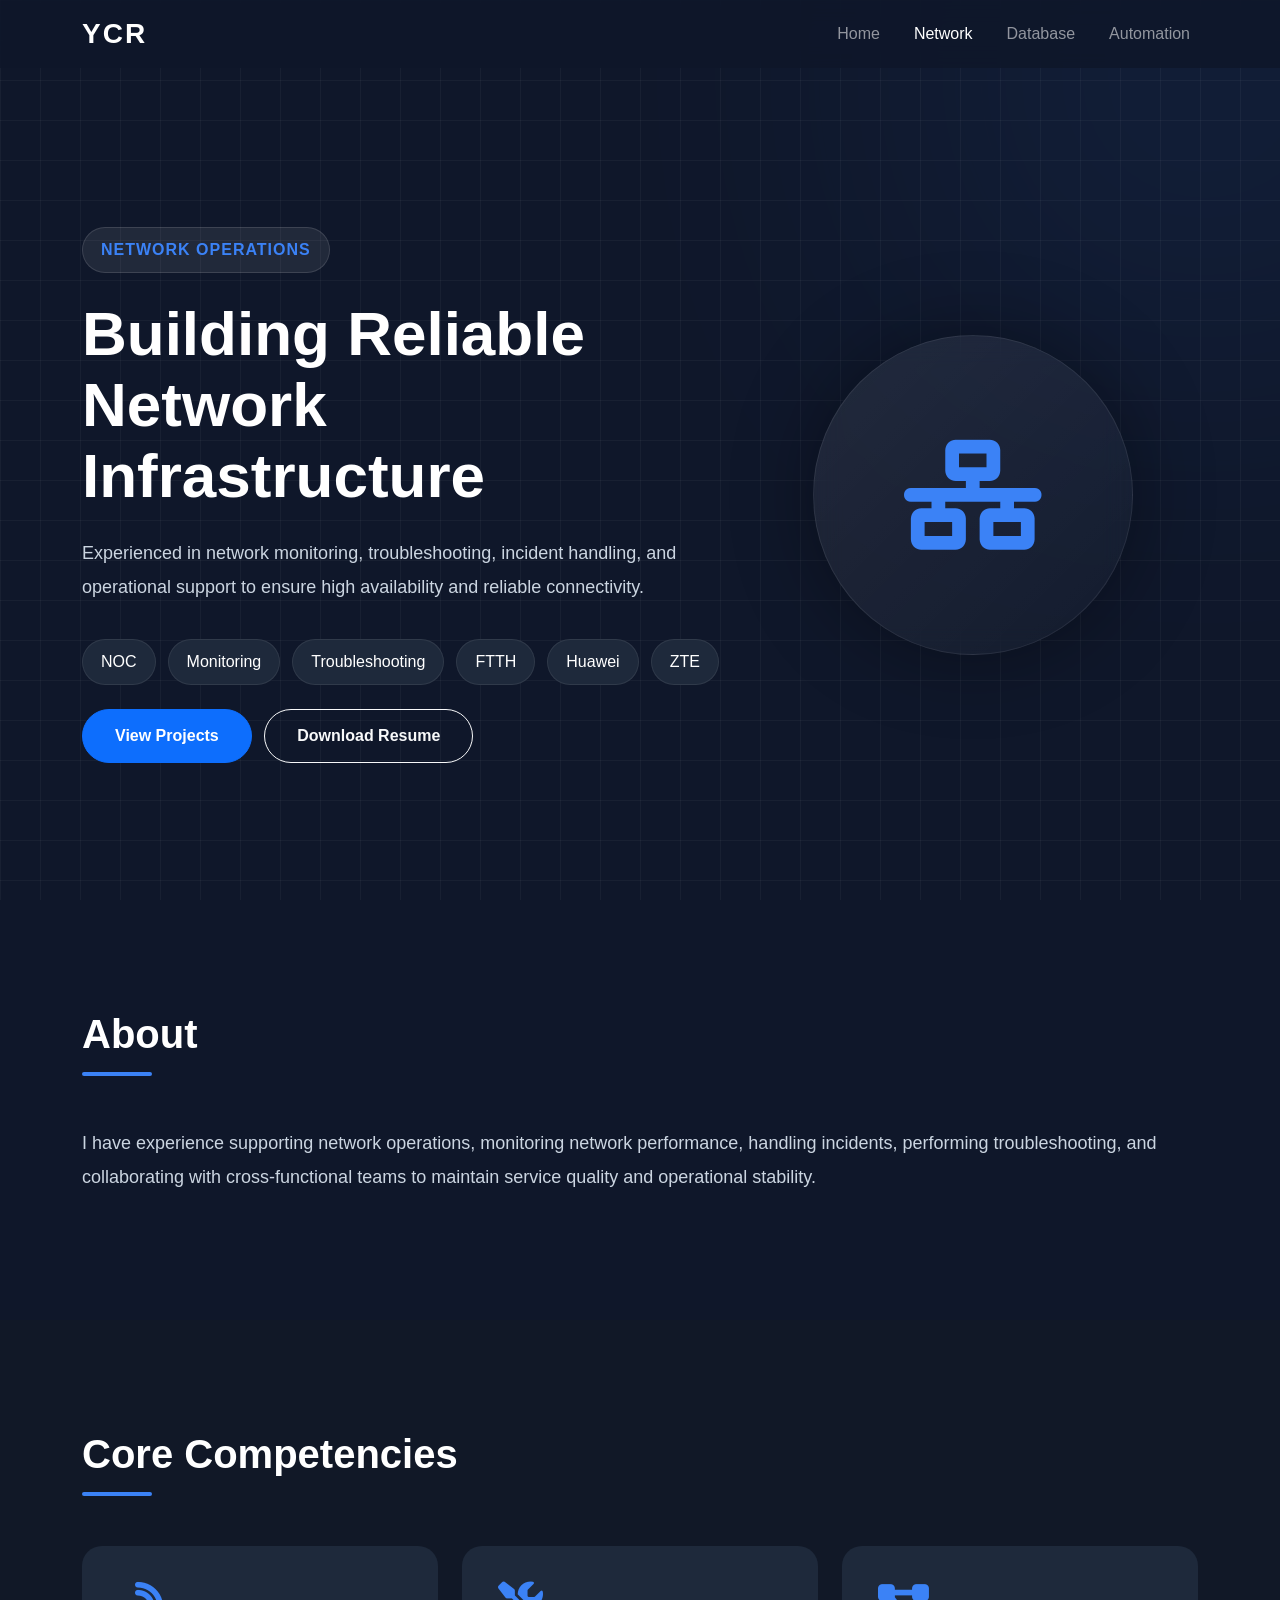
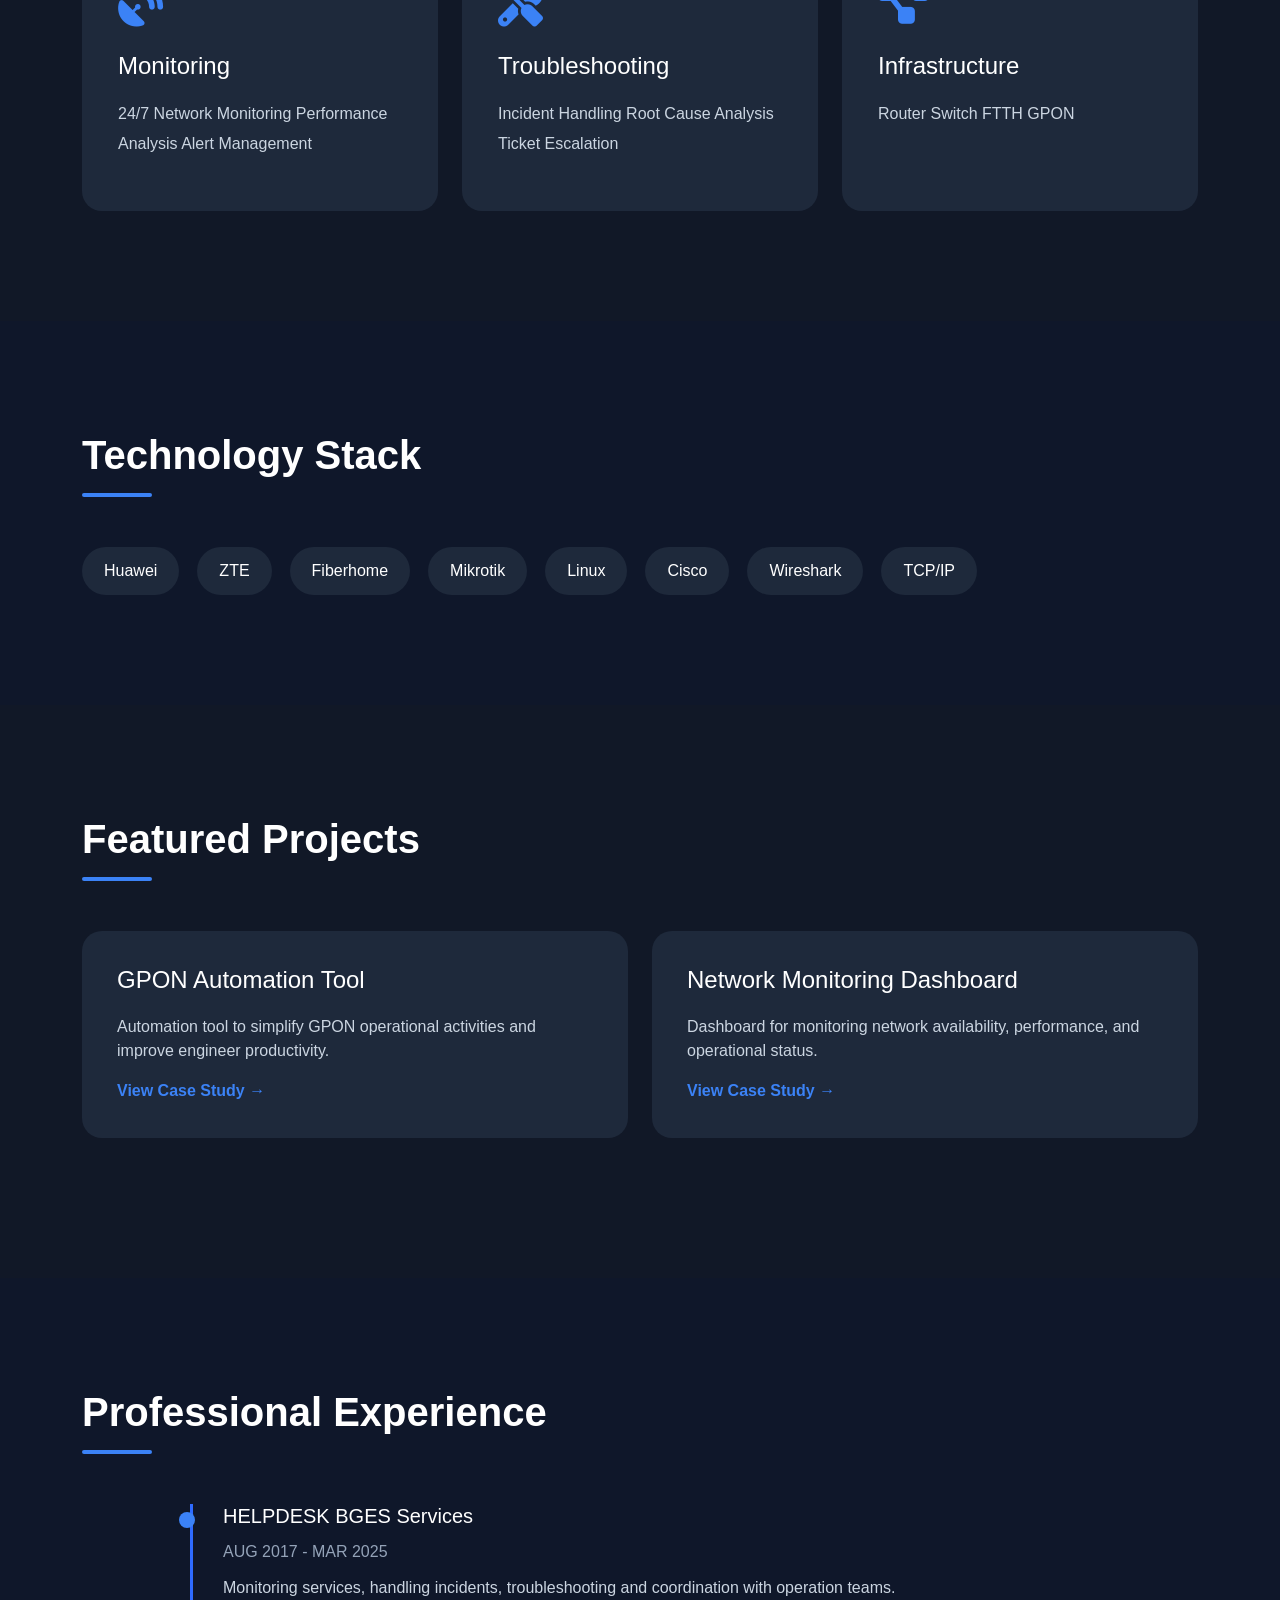
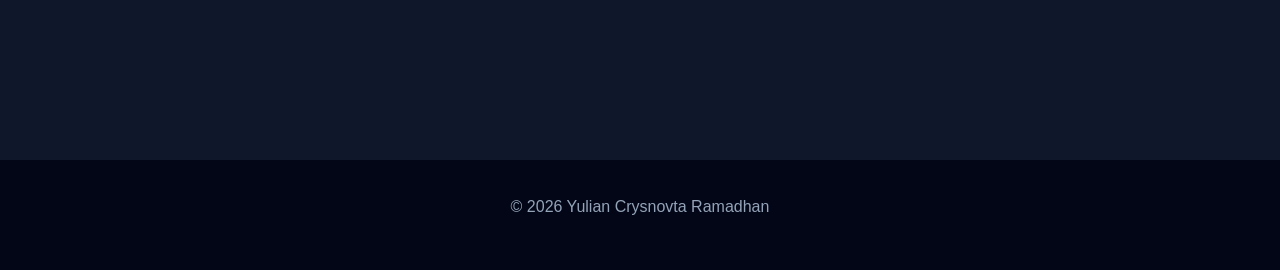
<file: network.html>
<!DOCTYPE html>
<html lang="en">

<head>

    <meta charset="UTF-8">
    <meta name="viewport" content="width=device-width, initial-scale=1.0">

    <title>Network Operations | Yulian Crysnovta Ramadhan</title>

    <!-- Bootstrap -->
    <link href="https://cdn.jsdelivr.net/npm/bootstrap@5.3.3/dist/css/bootstrap.min.css" rel="stylesheet">

    <!-- Font Awesome -->
    <link href="https://cdnjs.cloudflare.com/ajax/libs/font-awesome/6.6.0/css/all.min.css" rel="stylesheet">

    <!-- AOS -->
    <link href="https://unpkg.com/aos@2.3.4/dist/aos.css" rel="stylesheet">

    <!-- CSS -->
    <link rel="stylesheet" href="assets/css/style.css">

</head>

<body class="role-page network-theme">

<!-- ================= NAVBAR ================= -->

<nav class="navbar navbar-expand-lg navbar-dark fixed-top">

    <div class="container">

        <a class="navbar-brand fw-bold" href="index.html">YCR</a>

        <button class="navbar-toggler"
            data-bs-toggle="collapse"
            data-bs-target="#navbar">

            <span class="navbar-toggler-icon"></span>

        </button>

        <div class="collapse navbar-collapse" id="navbar">

            <ul class="navbar-nav ms-auto">

                <li class="nav-item">
                    <a class="nav-link" href="index.html">Home</a>
                </li>

                <li class="nav-item">
                    <a class="nav-link active" href="#">Network</a>
                </li>

                <li class="nav-item">
                    <a class="nav-link" href="database.html">Database</a>
                </li>

                <li class="nav-item">
                    <a class="nav-link" href="automation.html">Automation</a>
                </li>

            </ul>

        </div>

    </div>

</nav>

<!-- ================= HERO ================= -->

<section class="role-hero">

<div class="container">

<div class="row align-items-center">

<div class="col-lg-7" data-aos="fade-right">

<span class="role-badge">

NETWORK OPERATIONS

</span>

<h1>

Building Reliable Network Infrastructure

</h1>

<p>

Experienced in network monitoring, troubleshooting,
incident handling, and operational support to ensure
high availability and reliable connectivity.

</p>

<div class="hero-tags">

<span>NOC</span>

<span>Monitoring</span>

<span>Troubleshooting</span>

<span>FTTH</span>

<span>Huawei</span>

<span>ZTE</span>

</div>

<div class="mt-4">

<a href="#projects" class="btn btn-primary">

View Projects

</a>

<a href="#" class="btn btn-outline-light ms-2">

Download Resume

</a>

</div>

</div>

<div class="col-lg-5 text-center" data-aos="zoom-in">

<div class="hero-circle">

<i class="fa-solid fa-network-wired"></i>

</div>

</div>

</div>

</div>

</section>

<!-- ================= ABOUT ================= -->

<section class="section">

<div class="container">

<div class="section-title">

<h2>About</h2>

</div>

<p class="section-text">

I have experience supporting network operations,
monitoring network performance, handling incidents,
performing troubleshooting, and collaborating with
cross-functional teams to maintain service quality
and operational stability.

</p>

</div>

</section>

<!-- ================= CORE SKILLS ================= -->

<section class="section bg-dark-section">

<div class="container">

<div class="section-title">

<h2>Core Competencies</h2>

</div>

<div class="row">

<div class="col-md-4">

<div class="skill-card">

<i class="fas fa-satellite-dish"></i>

<h4>Monitoring</h4>

<p>

24/7 Network Monitoring

Performance Analysis

Alert Management

</p>

</div>

</div>

<div class="col-md-4">

<div class="skill-card">

<i class="fas fa-screwdriver-wrench"></i>

<h4>Troubleshooting</h4>

<p>

Incident Handling

Root Cause Analysis

Ticket Escalation

</p>

</div>

</div>

<div class="col-md-4">

<div class="skill-card">

<i class="fas fa-diagram-project"></i>

<h4>Infrastructure</h4>

<p>

Router

Switch

FTTH

GPON

</p>

</div>

</div>

</div>

</div>

</section>

<!-- ================= TECHNOLOGY ================= -->

<section class="section">

<div class="container">

<div class="section-title">

<h2>Technology Stack</h2>

</div>

<div class="tech-grid">

<span>Huawei</span>

<span>ZTE</span>

<span>Fiberhome</span>

<span>Mikrotik</span>

<span>Linux</span>

<span>Cisco</span>

<span>Wireshark</span>

<span>TCP/IP</span>

</div>

</div>

</section>

<!-- ================= PROJECT ================= -->

<section id="projects" class="section bg-dark-section">

<div class="container">

<div class="section-title">

<h2>Featured Projects</h2>

</div>

<div class="row">

<div class="col-lg-6">

<div class="project-card">

<h4>GPON Automation Tool</h4>

<p>

Automation tool to simplify GPON operational
activities and improve engineer productivity.

</p>

<a href="#">

View Case Study →

</a>

</div>

</div>

<div class="col-lg-6">

<div class="project-card">

<h4>Network Monitoring Dashboard</h4>

<p>

Dashboard for monitoring network availability,
performance, and operational status.

</p>

<a href="#">

View Case Study →

</a>

</div>

</div>

</div>

</div>

</section>

<!-- ================= EXPERIENCE ================= -->

<section class="section">

<div class="container">

<div class="section-title">

<h2>Professional Experience</h2>

</div>

<div class="timeline">


<div class="timeline-item">

<h5>HELPDESK BGES Services</h5>

<span>AUG 2017 - MAR 2025</span>

<p>

Monitoring services, handling incidents,
troubleshooting and coordination with operation teams.

</p>

</div>

</div>

</div>

</section>

<!-- ================= FOOTER ================= -->

<footer>

<div class="container text-center">

<p>

© 2026 Yulian Crysnovta Ramadhan

</p>

</div>

</footer>

<!-- Bootstrap -->

<script src="https://cdn.jsdelivr.net/npm/bootstrap@5.3.3/dist/js/bootstrap.bundle.min.js"></script>

<!-- AOS -->

<script src="https://unpkg.com/aos@2.3.4/dist/aos.js"></script>

<script src="assets/js/main.js"></script>

</body>

</html>
</file>
<file: assets/css/style.css>
:root{

--primary:#2563EB;

--secondary:#1E293B;

--background:#0F172A;

--text:#FFFFFF;

--muted:#CBD5E1;

}

*{

margin:0;

padding:0;

box-sizing:border-box;

}

html{

scroll-behavior:smooth;

}

body{

background:var(--background);

font-family:'Segoe UI',sans-serif;

color:white;

}

.navbar{

background:rgba(15,23,42,.85);

backdrop-filter:blur(12px);

}

.navbar-brand{

font-size:28px;

letter-spacing:2px;

}

.nav-link{

margin-left:18px;

font-weight:500;

transition:.3s;

}

.nav-link:hover{

color:var(--primary);

}

.hero{

min-height:100vh;

display:flex;

align-items:center;

padding-top:80px;

}

.hero-greeting{

font-size:22px;

color:#94A3B8;

}

.hero h1{

font-size:64px;

font-weight:700;

line-height:1.1;

}

.hero h1 span{

display:block;

color:var(--primary);

}

.hero h3{

margin:25px 0;

font-size:28px;

font-weight:600;

min-height:45px;

}

.hero-desc{

font-size:18px;

line-height:34px;

color:var(--muted);

max-width:620px;

}

.btn{

padding:14px 32px;

border-radius:50px;

font-weight:600;

}

.hero-image{

width:420px;

animation:float 4s ease-in-out infinite;

}

@keyframes float{

0%{

transform:translateY(0);

}

50%{

transform:translateY(-18px);

}

100%{

transform:translateY(0);

}

}
/* ===========================
   STATISTICS
=========================== */

.statistics{

padding:90px 0;

background:#111827;

}

.stat-card{

background:#1E293B;

padding:35px;

border-radius:18px;

transition:.35s;

}

.stat-card:hover{

transform:translateY(-10px);

}

.stat-card h2{

font-size:52px;

font-weight:700;

color:var(--primary);

}

.stat-card p{

margin-top:10px;

font-size:18px;

color:#CBD5E1;

}



/* ==================================================
   ROLE PAGE
================================================== */

.role-page{

    background:#0F172A;

    color:#fff;

}

/* ==================================================
   COLOR THEME
================================================== */

.network-theme{

    --accent:#3B82F6;

}

.database-theme{

    --accent:#10B981;

}

.automation-theme{

    --accent:#8B5CF6;

}

/* ==================================================
   HERO
================================================== */

.role-hero{

    min-height:100vh;

    display:flex;

    align-items:center;

    position:relative;

    overflow:hidden;

    padding-top:90px;

}

/* background glow */

.role-hero::before{

    content:"";

    position:absolute;

    width:450px;

    height:450px;

    background:var(--accent);

    filter:blur(180px);

    opacity:.15;

    top:-150px;

    right:-150px;

    border-radius:50%;

}

/* background grid */

.role-hero::after{

    content:"";

    position:absolute;

    inset:0;

    background-image:

        linear-gradient(rgba(255,255,255,.04) 1px, transparent 1px),

        linear-gradient(90deg, rgba(255,255,255,.04) 1px, transparent 1px);

    background-size:40px 40px;

    z-index:-1;

}

.role-badge{

    display:inline-block;

    padding:10px 18px;

    border-radius:30px;

    background:rgba(255,255,255,.08);

    border:1px solid rgba(255,255,255,.12);

    color:var(--accent);

    font-weight:600;

    letter-spacing:1px;

    margin-bottom:25px;

}


.role-hero h1{

    font-size:62px;

    font-weight:700;

    line-height:1.15;

    margin-bottom:25px;

}

.role-hero p{

    color:#CBD5E1;

    font-size:18px;

    line-height:34px;

    max-width:650px;

}

/* ==================================================
   TAG
================================================== */

.hero-tags{

    margin-top:35px;

    display:flex;

    flex-wrap:wrap;

    gap:12px;

}

.hero-tags span{

    padding:10px 18px;

    border-radius:25px;

    background:#1E293B;

    border:1px solid rgba(255,255,255,.08);

    transition:.3s;

}

.hero-tags span:hover{

    background:var(--accent);

    transform:translateY(-4px);

}

/* ==================================================
   ICON HERO
================================================== */

.hero-circle{

    width:320px;

    height:320px;

    margin:auto;

    border-radius:50%;

    display:flex;

    align-items:center;

    justify-content:center;

    background:linear-gradient(
        135deg,
        rgba(255,255,255,.08),
        rgba(255,255,255,.02)
    );

    backdrop-filter:blur(15px);

    border:1px solid rgba(255,255,255,.08);

    box-shadow:0 0 80px rgba(0,0,0,.35);

}

.hero-circle i{

    font-size:110px;

    color:var(--accent);

}

/* ==================================================
   SECTION
================================================== */

.section{

    padding:110px 0;

}

.bg-dark-section{

    background:#111827;

}

.section-title{

    margin-bottom:50px;

}

.section-title h2{

    font-size:40px;

    font-weight:700;

    position:relative;

}

.section-title h2::after{

    content:"";

    width:70px;

    height:4px;

    background:var(--accent);

    display:block;

    margin-top:14px;

    border-radius:20px;

}

.section-text{

    color:#CBD5E1;

    font-size:18px;

    line-height:34px;

}

/* ==================================================
   SKILL CARD
================================================== */

.skill-card{

    background:#1E293B;

    padding:35px;

    border-radius:20px;

    transition:.35s;

    height:100%;

    border:1px solid transparent;

}

.skill-card:hover{

    transform:translateY(-10px);

    border-color:var(--accent);

}

.skill-card i{

    font-size:45px;

    color:var(--accent);

    margin-bottom:25px;

}

.skill-card h4{

    margin-bottom:18px;

}

.skill-card p{

    color:#CBD5E1;

    line-height:30px;

}

/* ==================================================
   TECH STACK
================================================== */

.tech-grid{

    display:flex;

    flex-wrap:wrap;

    gap:18px;

}

.tech-grid span{

    padding:12px 22px;

    background:#1E293B;

    border-radius:30px;

    transition:.3s;

    cursor:pointer;

}

.tech-grid span:hover{

    background:var(--accent);

    transform:translateY(-5px);

}

/* ==================================================
   PROJECT CARD
================================================== */

.project-card{

    background:#1E293B;

    border-radius:20px;

    padding:35px;

    margin-bottom:30px;

    transition:.35s;

}

.project-card:hover{

    transform:translateY(-10px);

}

.project-card h4{

    margin-bottom:20px;

}

.project-card p{

    color:#CBD5E1;

}

.project-card a{

    color:var(--accent);

    text-decoration:none;

    font-weight:600;

}

/* ==================================================
   TIMELINE
================================================== */

.timeline{

    border-left:3px solid var(--accent);

    padding-left:35px;

}

.timeline-item{

    margin-bottom:45px;

    position:relative;

}

.timeline-item::before{

    content:"";

    width:16px;

    height:16px;

    background:var(--accent);

    border-radius:50%;

    position:absolute;

    left:-44px;

    top:8px;

}

.timeline-item span{

    display:block;

    color:#94A3B8;

    margin:12px 0;

}

.timeline-item p{

    color:#CBD5E1;

}

/* ==================================================
   FOOTER
================================================== */

footer{

    background:#020617;

    padding:35px;

    color:#94A3B8;

}

/* ==================================================
   RESPONSIVE
================================================== */

@media(max-width:991px){

.role-hero{

    text-align:center;

}

.role-hero h1{

    font-size:46px;

}

.hero-circle{

    width:220px;

    height:220px;

    margin-top:60px;

}

.hero-circle i{

    font-size:75px;

}

.hero-tags{

    justify-content:center;

}

.section{

    padding:80px 0;

}

}
/* ==========================================
FEATURED ROLE
========================================== */

.featured-role{

padding:110px 0;

}

.role-link{

text-decoration:none;

color:white;

display:block;

}

.role-card{

position:relative;

overflow:hidden;

padding:45px;

border-radius:22px;

background:#1E293B;

height:100%;

transition:all .4s ease;

border:1px solid rgba(255,255,255,.05);

cursor:pointer;

}
.role-card::before{

content:"";

position:absolute;

top:0;

left:-120%;

width:60%;

height:100%;

background:linear-gradient(

90deg,

transparent,

rgba(255,255,255,.08),

transparent

);

transform:skewX(-25deg);

transition:.7s;

}

.role-card:hover{

transform:translateY(-12px) scale(1.02);

box-shadow:

0 15px 40px rgba(0,0,0,.35);

}

.role-card:hover::before{

left:150%;

}

.role-icon{

font-size:70px;

margin-bottom:35px;

transition:.35s;

}

.role-card:hover .role-icon{

transform:scale(1.15) rotate(-6deg);

}

.role-card h3{

transition:.35s;

}


.role-card:hover h3{

transform:translateX(6px);

}

.role-button{

margin-top:40px;

font-weight:600;

transition:.35s;

}

.role-card:hover .role-button{

transform:translateX(10px);

}

/* Blue */

.role-network .role-icon{

color:#3B82F6;

}

.role-network:hover{

border-color:#3B82F6;

background:linear-gradient(
135deg,
#1E293B,
#243B66
);

box-shadow:0 15px 35px rgba(59,130,246,.25);

}

/* Emerald */

.role-database .role-icon{

color:#10B981;

}

.role-database:hover{

border-color:#10B981;

background:linear-gradient(
135deg,
#1E293B,
#123A35
);

box-shadow:0 15px 35px rgba(16,185,129,.25);

}

/* Purple */

.role-automation .role-icon{

color:#8B5CF6;

}

.role-automation:hover{

border-color:#8B5CF6;

background:linear-gradient(
135deg,
#1E293B,
#35245E
);

box-shadow:0 15px 35px rgba(139,92,246,.30);

}


/* CSS STUDY KASUS */

.carousel-inner img{
    border-radius:15px;
    max-height:550px;
    object-fit:contain;
    background:#111827;
}

.carousel-control-prev-icon,
.carousel-control-next-icon{
    background-color:rgba(0,0,0,.6);
    border-radius:50%;
    padding:18px;
}

.modal-content{

border-radius:20px;

border:1px solid rgba(255,255,255,.08);

}

.modal-body img{

border-radius:15px;

}

.modal-body .badge{

margin:5px;

padding:8px 14px;

font-size:13px;

border-radius:30px;

}


/* CSS PAGE ABOUT */

.profile-about{

width:280px;

height:280px;

object-fit:cover;

border:5px solid #2f6bff;

}

.section-tag{

color:#2f6bff;

font-weight:700;

letter-spacing:2px;

}

.glass-card{

background:#1b263b;

border:1px solid rgba(255,255,255,.05);

border-radius:20px;

transition:.3s;

}

.glass-card:hover{

transform:translateY(-6px);

box-shadow:0 20px 40px rgba(0,0,0,.35);

}

.progress{

height:12px;

background:#2b3447;

border-radius:20px;

}

.progress-bar{

font-size:10px;

font-weight:bold;

}

/* CSS PAGE EXPERIENCE */

/* ===========================
   EXPERIENCE TIMELINE
=========================== */

.timeline{

position:relative;

max-width:900px;

margin:auto;

padding-left:30px;

border-left:3px solid #2f6bff;

}

.timeline-item{

position:relative;

margin-bottom:50px;

}

.timeline-dot{

position:absolute;

left:-42px;

top:20px;

width:18px;

height:18px;

background:#2f6bff;

border-radius:50%;

box-shadow:0 0 20px #2f6bff;

}

.timeline-card{

padding:30px;

}

.timeline-year{

display:inline-block;

margin-bottom:15px;

font-weight:bold;

color:#6ea8ff;

letter-spacing:1px;

}

/*==========================
CONTACT
===========================*/

.contact-card{

padding:35px 25px;

transition:.35s;

height:100%;

}

.contact-card:hover{

transform:translateY(-10px);

}

.contact-icon{

font-size:60px;

transition:.3s;

}

.contact-card:hover .contact-icon{

transform:scale(1.15);

}

.contact-card h4{

margin-top:20px;

font-weight:700;

}

.contact-card p{

color:#adb5bd;

min-height:60px;

}

CONTACT DOWNLOAD CV 

.resume-section{
    background:#f8f9fa;
}

.resume-section .card{
    transition:.3s;
    border-radius:15px;
}

.resume-section .card:hover{
    transform:translateY(-5px);
    box-shadow:0 10px 30px rgba(0,0,0,.12);
}

.resume-section h4{
    font-weight:700;
    margin-bottom:15px;
}

.resume-section .btn{
    margin-top:15px;
}
</file>
